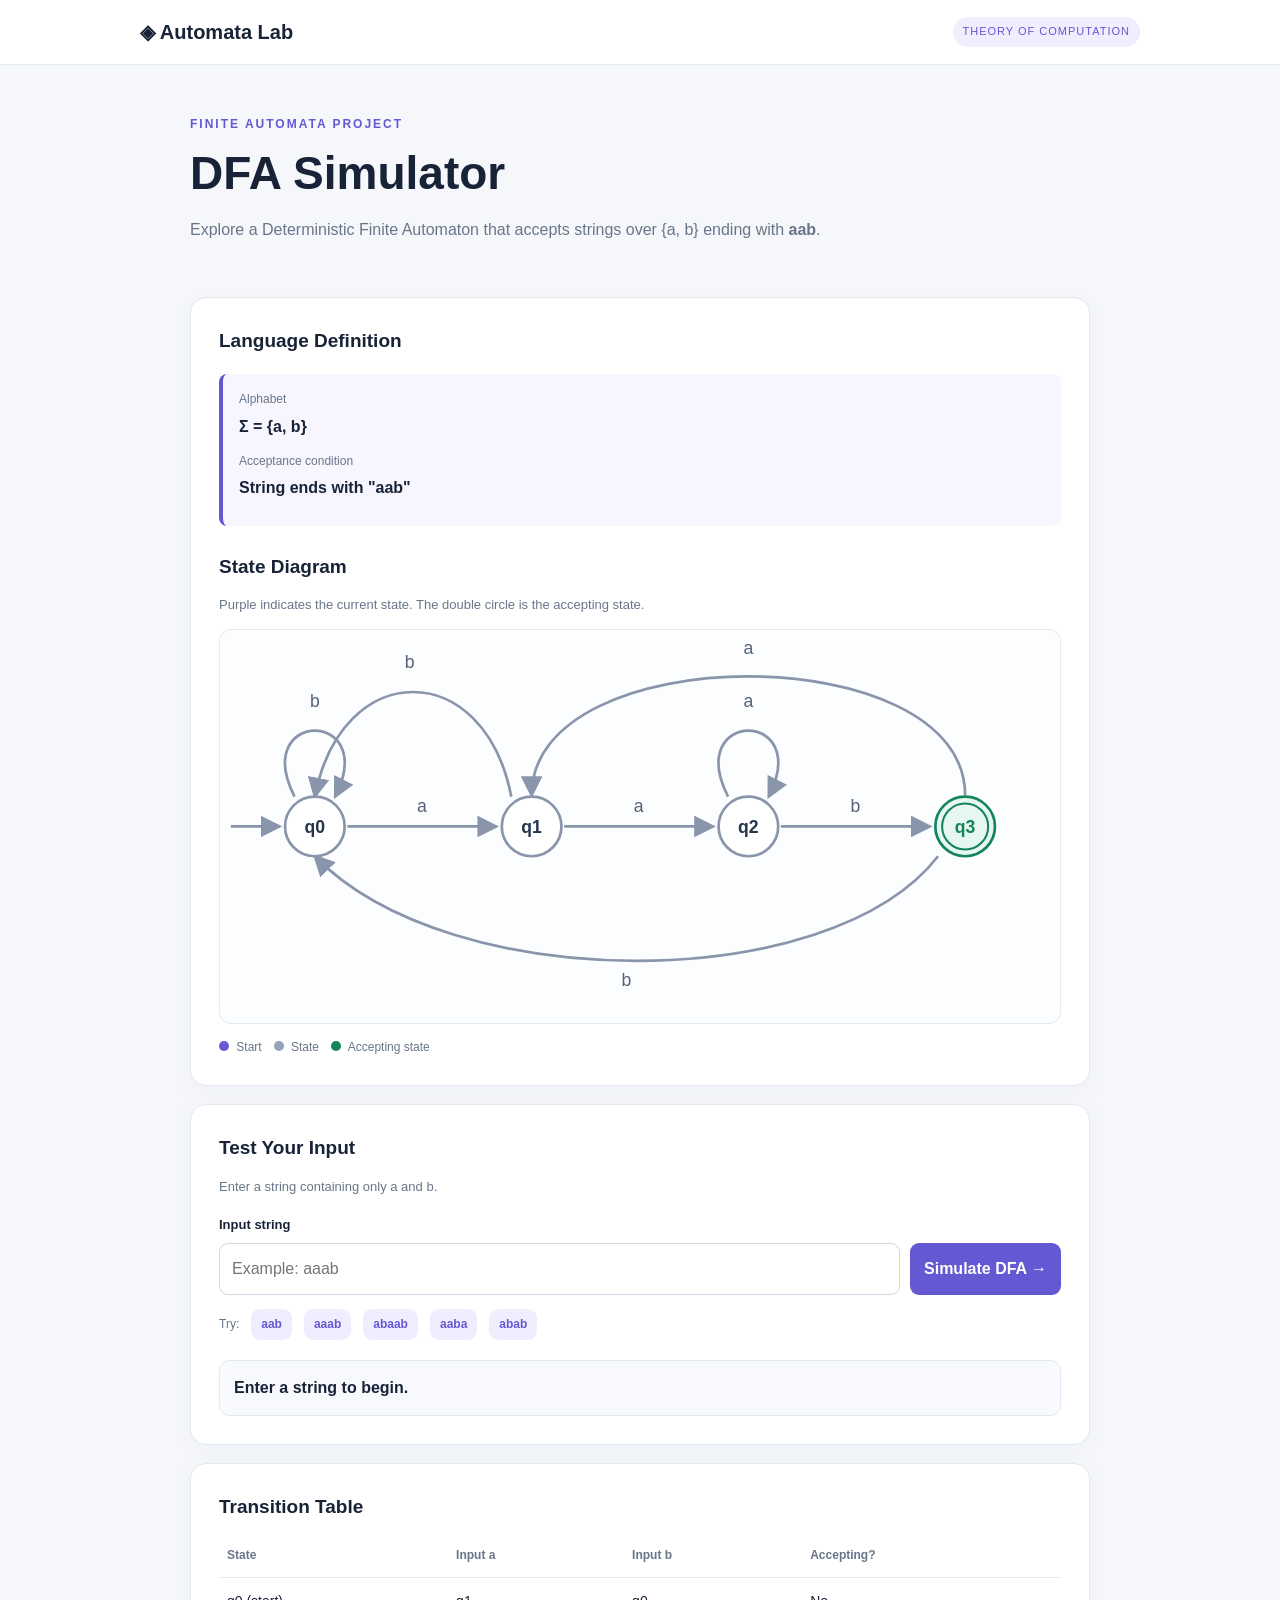
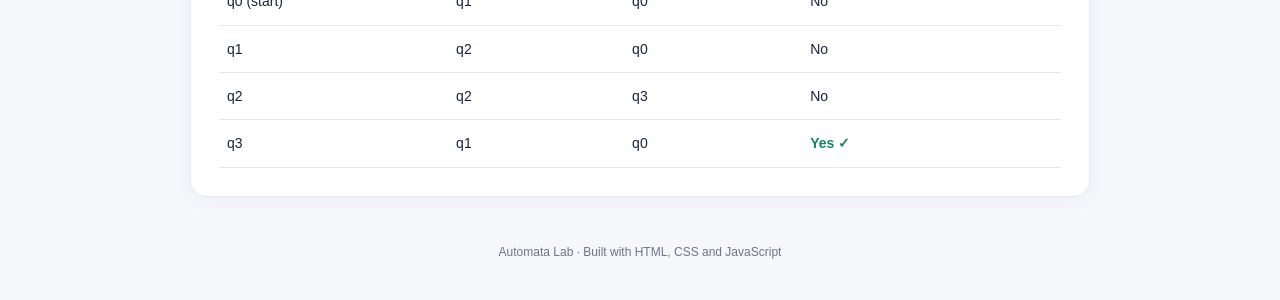
<file: index.html>
<!DOCTYPE html>
<html lang="en">
<head>
  <meta charset="UTF-8">
  <meta name="viewport" content="width=device-width, initial-scale=1.0">
  <title>DFA Simulator | Ends with aab</title>
  <link rel="stylesheet" href="style.css">
  <script src="script.js" defer></script>
</head>
<body>
  <header>
    <div class="brand">◈ Automata Lab</div>
    <span class="tag">THEORY OF COMPUTATION</span>
  </header>

  <main>
    <section class="intro">
      <p class="eyebrow">FINITE AUTOMATA PROJECT</p>
      <h1>DFA Simulator</h1>
      <p>Explore a Deterministic Finite Automaton that accepts strings
        over {a, b} ending with <strong>aab</strong>.</p>
    </section>

    <section class="panel">
      <h2>Language Definition</h2>
      <div class="definition">
        <span>Alphabet</span>
        <strong>Σ = {a, b}</strong>
        <span>Acceptance condition</span>
        <strong>String ends with "aab"</strong>
      </div>

      <h2>State Diagram</h2>
      <p class="hint">Purple indicates the current state. The double circle is the accepting state.</p>
      <div class="diagram-wrap">
        <svg id="diagram" viewBox="0 0 620 290"
             role="img" aria-label="DFA diagram ending with aab"></svg>
      </div>
      <div class="legend">
        <span><i class="dot start"></i> Start</span>
        <span><i class="dot normal"></i> State</span>
        <span><i class="dot accept"></i> Accepting state</span>
      </div>
    </section>

    <section class="panel">
      <h2>Test Your Input</h2>
      <p class="hint">Enter a string containing only a and b.</p>

      <form id="test-form">
        <label for="user-input">Input string</label>
        <div class="input-row">
          <input id="user-input" type="text"
                 placeholder="Example: aaab" autocomplete="off"
                 spellcheck="false">
          <button type="submit">Simulate DFA →</button>
        </div>
      </form>

      <div class="examples">
        <span>Try:</span>
        <button type="button" class="sample" data-value="aab">aab</button>
        <button type="button" class="sample" data-value="aaab">aaab</button>
        <button type="button" class="sample" data-value="abaab">abaab</button>
        <button type="button" class="sample" data-value="aaba">aaba</button>
        <button type="button" class="sample" data-value="abab">abab</button>
      </div>

      <div id="result" class="result" aria-live="polite">
        Enter a string to begin.
      </div>

      <div id="trace-section" hidden>
        <h3>Transition Trace</h3>
        <div id="trace" class="trace"></div>
        <p id="final-state" class="final-state"></p>
      </div>
    </section>

    <section class="panel">
      <h2>Transition Table</h2>
      <div class="table-wrap">
        <table>
          <thead>
            <tr>
              <th>State</th>
              <th>Input a</th>
              <th>Input b</th>
              <th>Accepting?</th>
            </tr>
          </thead>
          <tbody id="transition-table"></tbody>
        </table>
      </div>
    </section>

    <footer>Automata Lab · Built with HTML, CSS and JavaScript</footer>
  </main>
</body>
</html>
</file>
<file: style.css>
:root {
  --bg: #f5f7fb;
  --surface: #fff;
  --ink: #182338;
  --muted: #69768a;
  --accent: #6558d3;
  --border: #e3e8f1;
  --green: #15845d;
  --red: #c33d51;
}

* { box-sizing: border-box; }

body {
  margin: 0;
  background: var(--bg);
  color: var(--ink);
  font-family: "Segoe UI", Arial, sans-serif;
  line-height: 1.6;
}

header {
  padding: 16px max(5%, calc((100% - 1000px) / 2));
  display: flex;
  justify-content: space-between;
  align-items: center;
  gap: 12px;
  background: white;
  border-bottom: 1px solid var(--border);
}

.brand { font-weight: 800; font-size: 20px; }

.tag {
  font-size: 11px;
  letter-spacing: 1px;
  color: var(--accent);
  background: #f0edff;
  border-radius: 20px;
  padding: 6px 10px;
}

main { width: min(100% - 32px, 900px); margin: auto; }

.intro { padding: 38px 0 20px; }

.eyebrow {
  color: var(--accent);
  font-weight: 800;
  font-size: 12px;
  letter-spacing: 2px;
}

h1 { font-size: clamp(32px, 6vw, 46px); margin: 8px 0; line-height: 1.2; }
h2 { font-size: 19px; margin: 0 0 12px; }
h3 { font-size: 16px; margin-top: 22px; }
p { overflow-wrap: anywhere; }

.intro p:last-child, .hint { color: var(--muted); }
.panel {
  background: var(--surface);
  border: 1px solid var(--border);
  border-radius: 16px;
  padding: clamp(18px, 4vw, 28px);
  margin: 18px 0;
  box-shadow: 0 5px 22px #202e5009;
}

.definition {
  display: grid;
  gap: 4px;
  padding: 16px;
  margin: 18px 0 26px;
  border-left: 4px solid var(--accent);
  background: #f7f6ff;
  border-radius: 8px;
}

.definition span { color: var(--muted); font-size: 12px; }
.definition strong { margin-bottom: 9px; }

.hint { font-size: 13px; }

.diagram-wrap {
  overflow-x: auto;
  border: 1px solid var(--border);
  border-radius: 12px;
  background: #fcfdff;
}

#diagram { display: block; width: 100%; min-width: 520px; }

.legend, .examples {
  display: flex;
  flex-wrap: wrap;
  align-items: center;
  gap: 12px;
  margin-top: 14px;
  font-size: 12px;
  color: var(--muted);
}

.dot {
  display: inline-block;
  width: 10px;
  height: 10px;
  border-radius: 50%;
  margin-right: 4px;
}
.dot.start { background: var(--accent); }
.dot.normal { background: #94a3b8; }
.dot.accept { background: var(--green); }

label { display: block; margin: 18px 0 7px; font-weight: 700; font-size: 13px; }

.input-row { display: flex; gap: 10px; }

input {
  flex: 1;
  min-width: 0;
  padding: 12px;
  font: inherit;
  border: 1px solid #cfd6e3;
  border-radius: 9px;
}

input:focus { outline: 2px solid #b5adff; }

button {
  cursor: pointer;
  border: 0;
  border-radius: 9px;
  padding: 10px 14px;
  font: inherit;
  font-weight: 700;
}

.input-row button { background: var(--accent); color: white; }
button:focus-visible { outline: 3px solid #b5adff; outline-offset: 2px; }
.sample { background: #f0edff; color: var(--accent); padding: 6px 10px; }

.result {
  margin-top: 20px;
  padding: 14px;
  background: #f8f9fc;
  border: 1px solid var(--border);
  border-radius: 10px;
  font-weight: 700;
}

.result.accepted { color: var(--green); background: #edfaf4; border-color: #b5e7d0; }
.result.rejected { color: var(--red); background: #fff1f2; border-color: #f5c5cd; }
.result.invalid { color: #9a5a00; background: #fff8e7; border-color: #f2dda5; }

.trace { display: flex; flex-wrap: wrap; gap: 7px; align-items: center; }

.trace-step {
  padding: 5px 8px;
  border: 1px solid var(--border);
  border-radius: 7px;
  font-size: 13px;
  background: #f8f9fc;
}

.trace-step.current {
  color: var(--accent);
  background: #f0edff;
  border-color: var(--accent);
  font-weight: 800;
}

.trace-arrow { color: var(--muted); }
.final-state { color: var(--muted); font-size: 13px; }

.table-wrap { overflow-x: auto; }
table { width: 100%; border-collapse: collapse; text-align: left; font-size: 14px; }
th, td { padding: 12px 8px; border-bottom: 1px solid var(--border); }
th { color: var(--muted); font-size: 12px; }
.accept-state { color: var(--green); font-weight: 800; }

footer { padding: 28px 0 38px; text-align: center; color: var(--muted); font-size: 12px; }

@media (max-width: 560px) {
  header { align-items: flex-start; flex-wrap: wrap; }
  .input-row { flex-direction: column; }
}
</file>
